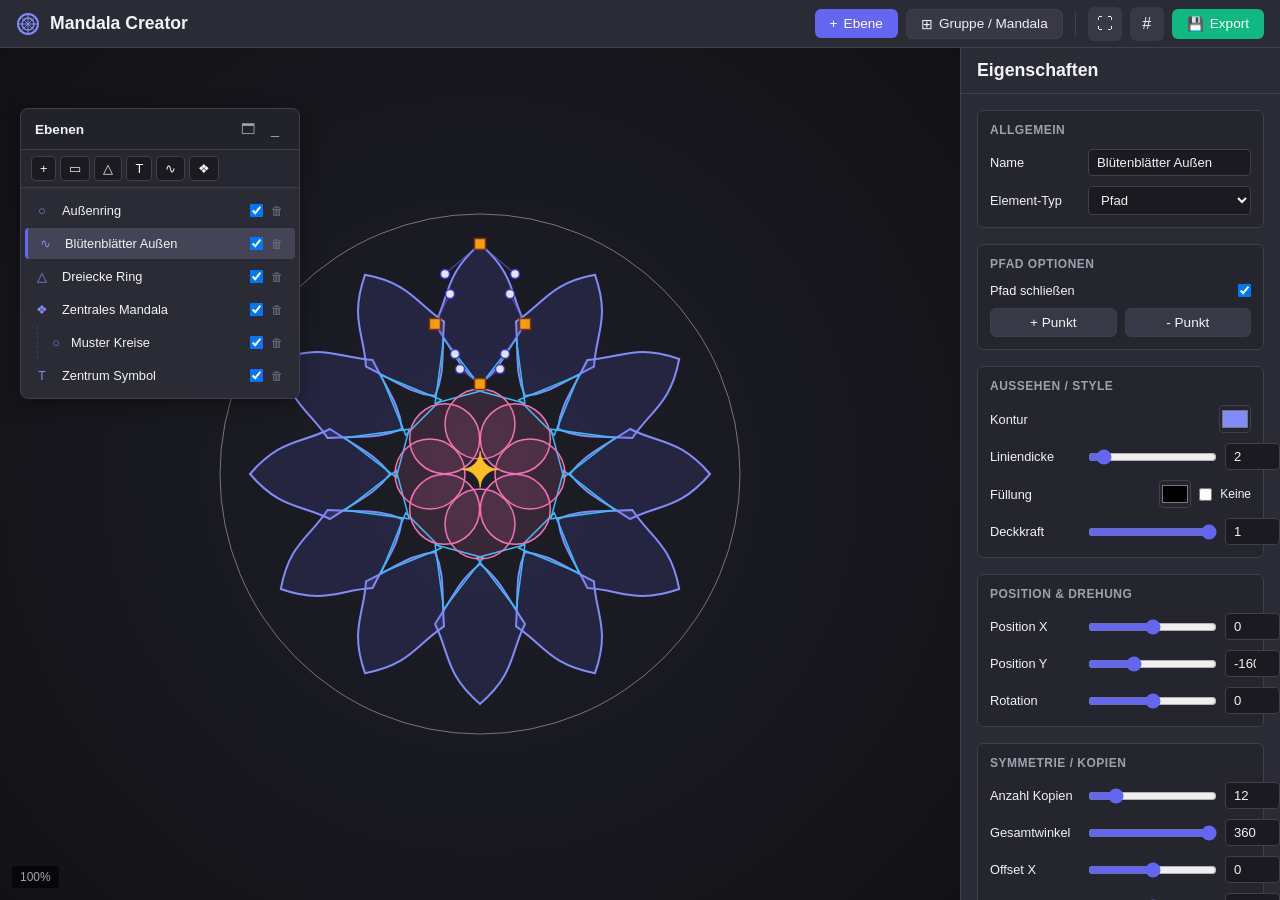
<file: index.html>
<!DOCTYPE html>
<html lang="de">
<head>
  <meta charset="UTF-8">
  <meta name="viewport" content="width=device-width, initial-scale=1.0">
  <title>Mandala Creator</title>
  <link rel="stylesheet" href="css/style.css">
</head>
<body>
  <div id="app">
    <!-- Header Toolbar -->
    <header class="app-header">
      <div class="header-brand">
        <svg class="logo-icon" viewBox="0 0 24 24" width="24" height="24">
          <circle cx="12" cy="12" r="10" fill="none" stroke="currentColor" stroke-width="2"/>
          <circle cx="12" cy="12" r="6" fill="none" stroke="currentColor" stroke-width="1.5"/>
          <path d="M12 2v20M2 12h20M4.93 4.93l14.14 14.14M4.93 19.07l14.14-14.14" stroke="currentColor" stroke-width="1"/>
        </svg>
        <span class="app-title">Mandala Creator</span>
      </div>

      <div class="header-actions">
        <button id="btn-add-layer" class="btn btn-primary" title="Neue Ebene hinzufügen">
          <span class="icon">+</span> Ebene
        </button>
        <button id="btn-add-group" class="btn btn-secondary" title="Neues verschachteltes Mandala / Gruppe">
          <span class="icon">⊞</span> Gruppe / Mandala
        </button>
        <div class="divider"></div>
        <button id="btn-zoom-fit" class="btn btn-icon" title="Zoom zurücksetzen">⛶</button>
        <button id="btn-toggle-grid" class="btn btn-icon" title="Hilfslinien / Raster umschalten">#</button>
        <button id="btn-export-dialog" class="btn btn-success" title="Mandala exportieren">
          <span class="icon">💾</span> Export
        </button>
      </div>
    </header>

    <!-- Main Workspace -->
    <main class="workspace-container">
      <!-- Canvas Viewport -->
      <div class="canvas-viewport" id="canvas-viewport">
        <canvas id="mandala-canvas"></canvas>
        <div class="canvas-hud">
          <span id="zoom-indicator">100%</span>
        </div>
      </div>

      <!-- Properties Inspector (Right sidebar / panel) -->
      <aside class="properties-panel" id="properties-panel">
        <div class="panel-header">
          <h3>Eigenschaften</h3>
        </div>
        <div class="panel-content" id="properties-container">
          <div class="empty-selection-msg">Keine Ebene ausgewählt</div>
        </div>
      </aside>

      <!-- Floating / Dockable Layers Window -->
      <div class="layers-window floating" id="layers-window">
        <div class="layers-window-header" id="layers-window-header">
          <span class="layers-title">Ebenen</span>
          <div class="layers-window-controls">
            <button id="btn-dock-layers" class="btn-tool" title="Andocken / Loslösen">🗖</button>
            <button id="btn-minimize-layers" class="btn-tool" title="Minimieren">_</button>
          </div>
        </div>
        <div class="layers-window-body" id="layers-window-body">
          <div class="layers-toolbar">
            <button id="btn-layer-new-circle" class="btn-mini" title="Kreis">+</button>
            <button id="btn-layer-new-rect" class="btn-mini" title="Rechteck">▭</button>
            <button id="btn-layer-new-tri" class="btn-mini" title="Dreieck">△</button>
            <button id="btn-layer-new-text" class="btn-mini" title="Text">T</button>
            <button id="btn-layer-new-path" class="btn-mini" title="Pfad">∿</button>
            <button id="btn-layer-new-mandala" class="btn-mini" title="Sub-Mandala">❖</button>
          </div>
          <div class="layers-tree" id="layers-tree">
            <!-- Layers tree items rendered dynamically -->
          </div>
        </div>
      </div>
    </main>

    <!-- Export Modal Dialog -->
    <div class="modal-backdrop" id="export-modal" style="display: none;">
      <div class="modal-card">
        <div class="modal-header">
          <h3>Mandala Exportieren</h3>
          <button class="modal-close" id="btn-close-export">&times;</button>
        </div>
        <div class="modal-body">
          <div class="form-group">
            <label for="export-format">Format:</label>
            <select id="export-format" class="form-input">
              <option value="svg">SVG (Vektorgrafik - editierbar)</option>
              <option value="png">PNG (Rastergrafik mit Transparenz)</option>
              <option value="jpg">JPG (Rastergrafik mit weißem Hintergrund)</option>
            </select>
          </div>
          <div class="form-group">
            <label for="export-size">Export-Größe (px, quadratisch):</label>
            <div class="export-size-inputs">
              <input type="number" id="export-size" class="form-input" value="1200" min="100" max="8000" step="100">
              <div class="quick-sizes">
                <button class="btn-chip" data-size="800">800px</button>
                <button class="btn-chip active" data-size="1200">1200px</button>
                <button class="btn-chip" data-size="2400">2400px (HD)</button>
                <button class="btn-chip" data-size="4000">4000px (Print)</button>
              </div>
            </div>
          </div>
          <div class="form-group" id="export-bg-group">
            <label for="export-bg-transparent">
              <input type="checkbox" id="export-bg-transparent" checked> Transparenter Hintergrund (für PNG/SVG)
            </label>
          </div>
          <div id="export-progress" class="export-progress" style="display: none;">
            <div class="spinner"></div>
            <span>Export wird im Web Worker generiert...</span>
          </div>
        </div>
        <div class="modal-footer">
          <button class="btn btn-secondary" id="btn-cancel-export">Abbrechen</button>
          <button class="btn btn-primary" id="btn-do-export">Herunterladen</button>
        </div>
      </div>
    </div>
  </div>

  <script type="module" src="js/app.js"></script>
</body>
</html>
</file>
<file: css/style.css>
:root {
  --bg-dark: #1e1e24;
  --bg-panel: #2b2b36;
  --bg-input: #1a1a20;
  --bg-hover: #383846;
  --bg-active: #444456;
  --accent-color: #6366f1;
  --accent-hover: #4f46e5;
  --accent-light: #818cf8;
  --text-main: #f3f4f6;
  --text-muted: #9ca3af;
  --text-dim: #6b7280;
  --border-color: #3f3f4e;
  --danger-color: #ef4444;
  --success-color: #10b981;
  --shadow-main: 0 4px 20px rgba(0, 0, 0, 0.4);
  --font-family: -apple-system, BlinkMacSystemFont, "Segoe UI", Roboto, Helvetica, Arial, sans-serif;
}

* {
  box-sizing: border-box;
  margin: 0;
  padding: 0;
}

body {
  font-family: var(--font-family);
  background-color: var(--bg-dark);
  color: var(--text-main);
  overflow: hidden;
  height: 100vh;
  width: 100vw;
  user-select: none;
}

#app {
  display: flex;
  flex-direction: column;
  height: 100vh;
  width: 100vw;
}

/* Header Toolbar */
.app-header {
  display: flex;
  align-items: center;
  justify-content: space-between;
  height: 48px;
  background-color: var(--bg-panel);
  border-bottom: 1px solid var(--border-color);
  padding: 0 16px;
  z-index: 10;
}

.header-brand {
  display: flex;
  align-items: center;
  gap: 10px;
  font-weight: 600;
  font-size: 1.1rem;
  color: var(--text-main);
}

.logo-icon {
  color: var(--accent-light);
}

.header-actions {
  display: flex;
  align-items: center;
  gap: 8px;
}

.divider {
  width: 1px;
  height: 24px;
  background-color: var(--border-color);
  margin: 0 4px;
}

/* Buttons */
.btn {
  display: inline-flex;
  align-items: center;
  justify-content: center;
  gap: 6px;
  padding: 6px 14px;
  font-size: 0.85rem;
  font-weight: 500;
  border-radius: 6px;
  border: 1px solid transparent;
  cursor: pointer;
  transition: all 0.15s ease;
  background-color: var(--bg-hover);
  color: var(--text-main);
}

.btn:hover {
  background-color: var(--bg-active);
}

.btn-primary {
  background-color: var(--accent-color);
  color: #fff;
}
.btn-primary:hover {
  background-color: var(--accent-hover);
}

.btn-secondary {
  background-color: var(--bg-hover);
  border-color: var(--border-color);
}

.btn-success {
  background-color: var(--success-color);
  color: #fff;
}
.btn-success:hover {
  filter: brightness(1.1);
}

.btn-icon {
  width: 34px;
  height: 34px;
  padding: 0;
  font-size: 1rem;
  border-radius: 6px;
}

.btn-mini {
  padding: 4px 8px;
  font-size: 0.8rem;
  background-color: var(--bg-input);
  border: 1px solid var(--border-color);
  color: var(--text-main);
  border-radius: 4px;
  cursor: pointer;
}
.btn-mini:hover {
  background-color: var(--accent-color);
  color: #fff;
}

/* Workspace */
.workspace-container {
  display: flex;
  flex: 1;
  position: relative;
  overflow: hidden;
}

/* Canvas Viewport */
.canvas-viewport {
  flex: 1;
  position: relative;
  background-color: #121216;
  background-image: 
    radial-gradient(circle at 50% 50%, #1e1e28 0%, #121216 100%),
    linear-gradient(rgba(255,255,255,0.03) 1px, transparent 1px),
    linear-gradient(90deg, rgba(255,255,255,0.03) 1px, transparent 1px);
  background-size: 100% 100%, 30px 30px, 30px 30px;
  overflow: hidden;
  cursor: crosshair;
}

#mandala-canvas {
  position: absolute;
  top: 0;
  left: 0;
  width: 100%;
  height: 100%;
}

.canvas-hud {
  position: absolute;
  bottom: 12px;
  left: 12px;
  background: rgba(0,0,0,0.6);
  backdrop-filter: blur(4px);
  padding: 4px 8px;
  border-radius: 4px;
  font-size: 0.75rem;
  color: var(--text-muted);
  pointer-events: none;
}

/* Properties Inspector Panel */
.properties-panel {
  width: 320px;
  background-color: var(--bg-panel);
  border-left: 1px solid var(--border-color);
  display: flex;
  flex-direction: column;
  overflow-y: auto;
  z-index: 5;
}

.panel-header {
  padding: 12px 16px;
  border-bottom: 1px solid var(--border-color);
  font-size: 0.95rem;
  font-weight: 600;
  display: flex;
  justify-content: space-between;
  align-items: center;
}

.panel-content {
  padding: 16px;
  display: flex;
  flex-direction: column;
  gap: 16px;
}

.empty-selection-msg {
  color: var(--text-dim);
  text-align: center;
  margin-top: 40px;
  font-size: 0.9rem;
}

/* Form Controls */
.prop-section {
  background: rgba(0, 0, 0, 0.15);
  border: 1px solid var(--border-color);
  border-radius: 6px;
  padding: 12px;
  display: flex;
  flex-direction: column;
  gap: 10px;
}

.prop-section-title {
  font-size: 0.75rem;
  font-weight: 700;
  text-transform: uppercase;
  letter-spacing: 0.5px;
  color: var(--text-muted);
  margin-bottom: 2px;
}

.prop-row {
  display: flex;
  align-items: center;
  justify-content: space-between;
  gap: 8px;
}

.prop-label {
  font-size: 0.8rem;
  color: var(--text-main);
  min-width: 90px;
}

.form-input {
  background-color: var(--bg-input);
  border: 1px solid var(--border-color);
  color: var(--text-main);
  border-radius: 4px;
  padding: 5px 8px;
  font-size: 0.82rem;
  outline: none;
  width: 100%;
}
.form-input:focus {
  border-color: var(--accent-light);
}

.prop-row-dual {
  display: grid;
  grid-template-columns: 1fr 1fr;
  gap: 8px;
}

.input-with-slider {
  display: flex;
  align-items: center;
  gap: 8px;
  flex: 1;
}

.input-with-slider input[type="range"] {
  flex: 1;
  accent-color: var(--accent-color);
}

.input-with-slider input[type="number"] {
  width: 55px;
}

input[type="color"] {
  -webkit-appearance: none;
  border: 1px solid var(--border-color);
  border-radius: 4px;
  width: 32px;
  height: 28px;
  background: none;
  cursor: pointer;
}

/* Floating Layers Window */
.layers-window {
  position: absolute;
  width: 280px;
  max-height: 480px;
  background-color: var(--bg-panel);
  border: 1px solid var(--border-color);
  border-radius: 8px;
  box-shadow: var(--shadow-main);
  display: flex;
  flex-direction: column;
  z-index: 20;
  transition: width 0.2s, height 0.2s;
}

.layers-window.floating {
  top: 60px;
  left: 20px;
}

.layers-window.docked {
  position: relative;
  top: 0 !important;
  left: 0 !important;
  border-radius: 0;
  border-top: none;
  border-bottom: none;
  border-right: 1px solid var(--border-color);
  max-height: 100%;
  height: 100%;
}

.layers-window.minimized .layers-window-body {
  display: none;
}

.layers-window-header {
  padding: 10px 14px;
  background-color: rgba(0, 0, 0, 0.2);
  border-bottom: 1px solid var(--border-color);
  display: flex;
  justify-content: space-between;
  align-items: center;
  cursor: move;
  border-top-left-radius: 8px;
  border-top-right-radius: 8px;
}

.layers-window.docked .layers-window-header {
  cursor: default;
  border-radius: 0;
}

.layers-title {
  font-weight: 600;
  font-size: 0.85rem;
}

.layers-window-controls {
  display: flex;
  gap: 4px;
}

.btn-tool {
  background: none;
  border: none;
  color: var(--text-muted);
  font-size: 0.9rem;
  padding: 2px 6px;
  border-radius: 4px;
  cursor: pointer;
}
.btn-tool:hover {
  background-color: var(--bg-hover);
  color: var(--text-main);
}

.layers-window-body {
  display: flex;
  flex-direction: column;
  flex: 1;
  overflow: hidden;
}

.layers-toolbar {
  display: flex;
  gap: 4px;
  padding: 6px 10px;
  background-color: rgba(0,0,0,0.1);
  border-bottom: 1px solid var(--border-color);
  overflow-x: auto;
}

.layers-tree {
  flex: 1;
  overflow-y: auto;
  padding: 6px 0;
  min-height: 150px;
}

/* Layer Item in Tree */
.layer-item-wrapper {
  display: flex;
  flex-direction: column;
}

.layer-item {
  display: flex;
  align-items: center;
  padding: 5px 8px;
  gap: 6px;
  border-radius: 4px;
  margin: 1px 4px;
  cursor: pointer;
  transition: background-color 0.1s;
  user-select: none;
}

.layer-item:hover {
  background-color: var(--bg-hover);
}

.layer-item.active {
  background-color: var(--bg-active);
  border-left: 3px solid var(--accent-color);
}

.layer-item.drag-over {
  background-color: rgba(99, 102, 241, 0.25);
  outline: 1px dashed var(--accent-light);
}

.layer-item.drag-over-inside {
  background-color: rgba(99, 102, 241, 0.45);
  outline: 2px solid var(--accent-color);
}

.layer-icon {
  font-size: 0.8rem;
  color: var(--accent-light);
  width: 18px;
  text-align: center;
}

.layer-name-input {
  flex: 1;
  background: transparent;
  border: 1px solid transparent;
  color: var(--text-main);
  font-size: 0.8rem;
  padding: 2px 4px;
  border-radius: 3px;
  outline: none;
}
.layer-name-input:focus {
  background-color: var(--bg-input);
  border-color: var(--accent-light);
}

.layer-actions {
  display: flex;
  align-items: center;
  gap: 4px;
}

.layer-btn-delete {
  background: none;
  border: none;
  color: var(--text-dim);
  cursor: pointer;
  padding: 2px 4px;
  border-radius: 3px;
  font-size: 0.75rem;
}
.layer-btn-delete:hover {
  color: var(--danger-color);
  background-color: rgba(239, 68, 68, 0.15);
}

.layer-children {
  margin-left: 16px;
  border-left: 1px dashed var(--border-color);
  padding-left: 2px;
}

/* Modal */
.modal-backdrop {
  position: fixed;
  top: 0;
  left: 0;
  width: 100vw;
  height: 100vh;
  background-color: rgba(0, 0, 0, 0.65);
  backdrop-filter: blur(4px);
  display: flex;
  align-items: center;
  justify-content: center;
  z-index: 100;
}

.modal-card {
  width: 440px;
  background-color: var(--bg-panel);
  border: 1px solid var(--border-color);
  border-radius: 10px;
  box-shadow: var(--shadow-main);
  display: flex;
  flex-direction: column;
  overflow: hidden;
}

.modal-header {
  padding: 14px 18px;
  border-bottom: 1px solid var(--border-color);
  display: flex;
  justify-content: space-between;
  align-items: center;
}

.modal-close {
  background: none;
  border: none;
  font-size: 1.4rem;
  color: var(--text-muted);
  cursor: pointer;
}

.modal-body {
  padding: 18px;
  display: flex;
  flex-direction: column;
  gap: 16px;
}

.modal-footer {
  padding: 12px 18px;
  background-color: rgba(0, 0, 0, 0.15);
  border-top: 1px solid var(--border-color);
  display: flex;
  justify-content: flex-end;
  gap: 10px;
}

.quick-sizes {
  display: flex;
  gap: 6px;
  margin-top: 6px;
}

.btn-chip {
  padding: 3px 8px;
  font-size: 0.75rem;
  background-color: var(--bg-input);
  border: 1px solid var(--border-color);
  color: var(--text-muted);
  border-radius: 12px;
  cursor: pointer;
}
.btn-chip.active, .btn-chip:hover {
  background-color: var(--accent-color);
  color: #fff;
  border-color: var(--accent-color);
}

.export-progress {
  display: flex;
  align-items: center;
  gap: 10px;
  font-size: 0.85rem;
  color: var(--accent-light);
  padding: 8px 0;
}

.spinner {
  width: 18px;
  height: 18px;
  border: 2px solid var(--border-color);
  border-top-color: var(--accent-light);
  border-radius: 50%;
  animation: spin 0.8s linear infinite;
}

@keyframes spin {
  to { transform: rotate(360deg); }
}
</file>
